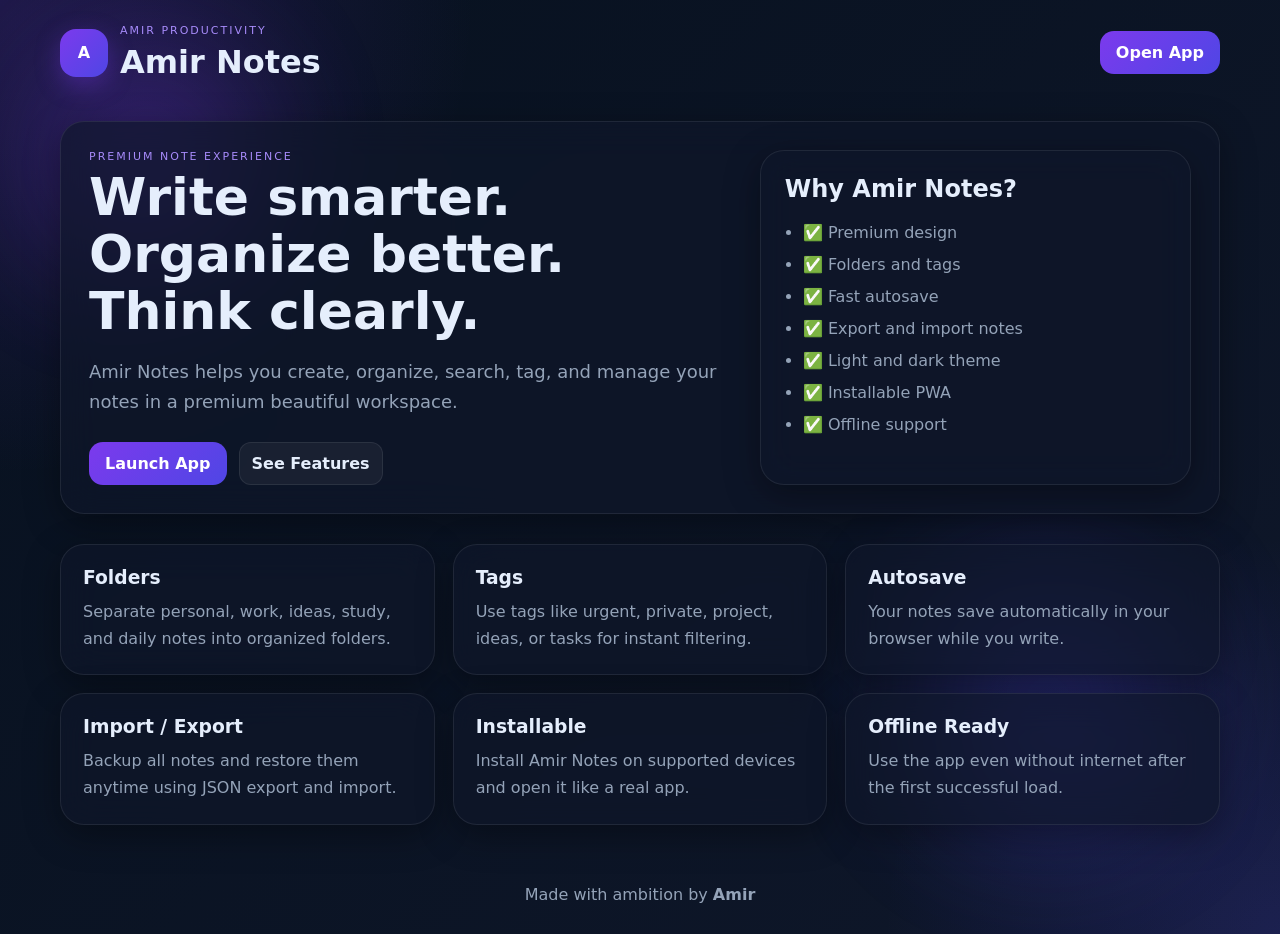
<file: index.html>
<!DOCTYPE html>
<html lang="en">
<head>
  <meta charset="UTF-8" />
  <meta name="viewport" content="width=device-width, initial-scale=1.0" />
  <title>Amir Notes | Premium Notes App</title>
  <meta name="description" content="Amir Notes is a premium stylish notes app with folders, tags, autosave and more." />
  <meta name="theme-color" content="#7c3aed" />
  <link rel="manifest" href="manifest.webmanifest" />
  <link rel="icon" href="icon.svg" type="image/svg+xml" />
  <link rel="apple-touch-icon" href="icon.svg" />
  <link rel="stylesheet" href="style.css" />
</head>
<body class="landing-body">
  <div class="landing-bg orb1"></div>
  <div class="landing-bg orb2"></div>

  <header class="landing-header">
    <div class="landing-logo">
      <div class="logo-icon">A</div>
      <div>
        <p class="eyebrow">AMIR PRODUCTIVITY</p>
        <h1>Amir Notes</h1>
      </div>
    </div>
    <a class="primary-btn" href="app.html">Open App</a>
  </header>

  <main class="landing-main">
    <section class="hero glass">
      <div class="hero-text">
        <p class="eyebrow">PREMIUM NOTE EXPERIENCE</p>
        <h2>Write smarter. Organize better. Think clearly.</h2>
        <p class="hero-desc">
          Amir Notes helps you create, organize, search, tag, and manage your notes
          in a premium beautiful workspace.
        </p>

        <div class="hero-actions">
          <a class="primary-btn" href="app.html">Launch App</a>
          <a class="tool-btn" href="#features">See Features</a>
        </div>
      </div>

      <div class="hero-card glass">
        <h3>Why Amir Notes?</h3>
        <ul>
          <li>✅ Premium design</li>
          <li>✅ Folders and tags</li>
          <li>✅ Fast autosave</li>
          <li>✅ Export and import notes</li>
          <li>✅ Light and dark theme</li>
          <li>✅ Installable PWA</li>
          <li>✅ Offline support</li>
        </ul>
      </div>
    </section>

    <section id="features" class="features-section">
      <div class="feature-card glass">
        <h3>Folders</h3>
        <p>Separate personal, work, ideas, study, and daily notes into organized folders.</p>
      </div>
      <div class="feature-card glass">
        <h3>Tags</h3>
        <p>Use tags like urgent, private, project, ideas, or tasks for instant filtering.</p>
      </div>
      <div class="feature-card glass">
        <h3>Autosave</h3>
        <p>Your notes save automatically in your browser while you write.</p>
      </div>
      <div class="feature-card glass">
        <h3>Import / Export</h3>
        <p>Backup all notes and restore them anytime using JSON export and import.</p>
      </div>
      <div class="feature-card glass">
        <h3>Installable</h3>
        <p>Install Amir Notes on supported devices and open it like a real app.</p>
      </div>
      <div class="feature-card glass">
        <h3>Offline Ready</h3>
        <p>Use the app even without internet after the first successful load.</p>
      </div>
    </section>
  </main>

  <footer class="landing-footer">
    <p>Made with ambition by <strong>Amir</strong></p>
  </footer>

  <script>
    if ("serviceWorker" in navigator) {
      window.addEventListener("load", () => {
        navigator.serviceWorker.register("./sw.js");
      });
    }
  </script>
</body>
</html>
</file>
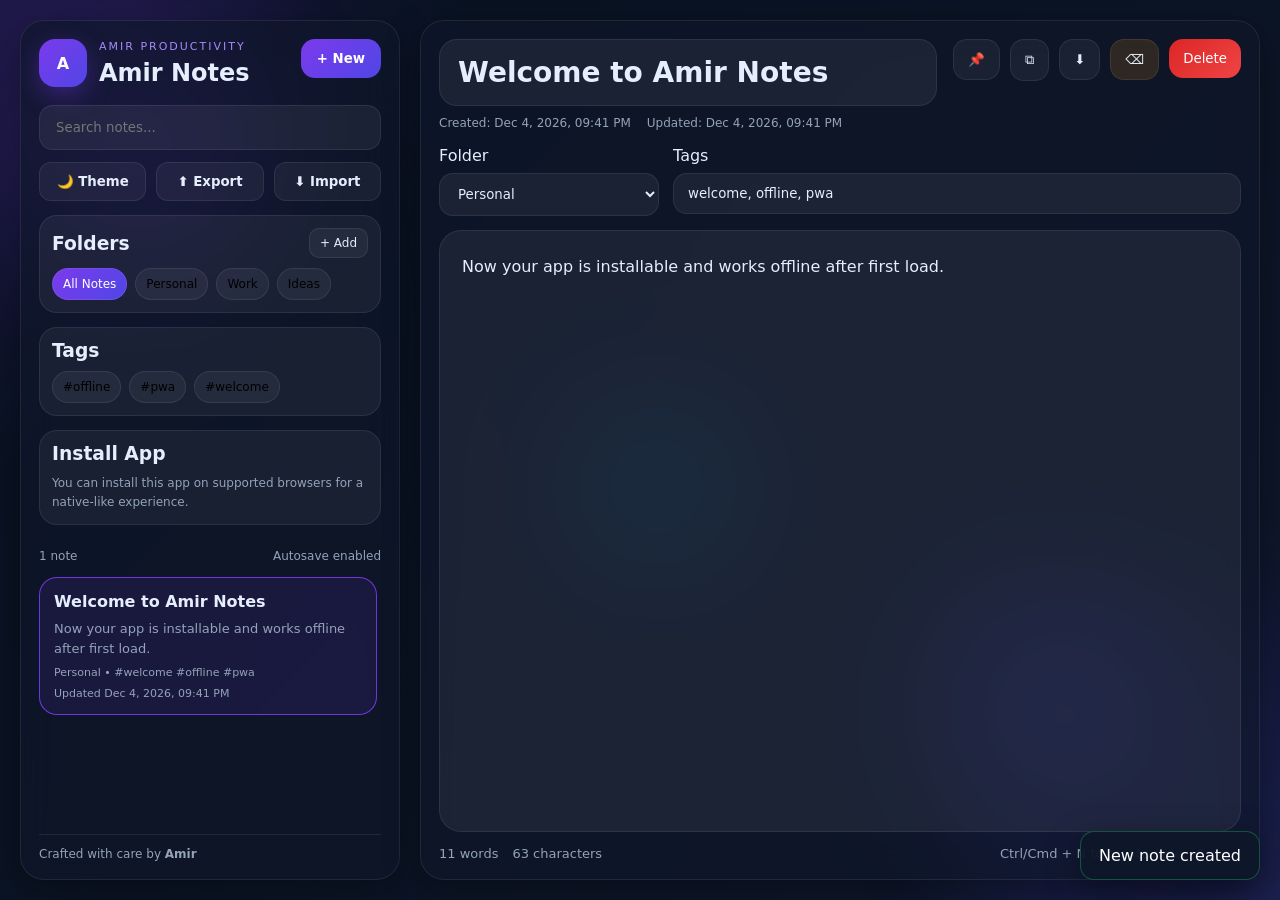
<file: app.html>
<!DOCTYPE html>
<html lang="en" data-theme="dark">
<head>
  <meta charset="UTF-8" />
  <meta name="viewport" content="width=device-width, initial-scale=1.0" />
  <title>Amir Notes App</title>
  <meta name="description" content="Premium notes workspace by Amir." />
  <meta name="theme-color" content="#7c3aed" />
  <link rel="manifest" href="manifest.webmanifest" />
  <link rel="icon" href="icon.svg" type="image/svg+xml" />
  <link rel="apple-touch-icon" href="icon.svg" />
  <link rel="stylesheet" href="style.css" />
</head>
<body>
  <div class="bg-orb orb1"></div>
  <div class="bg-orb orb2"></div>
  <div class="bg-orb orb3"></div>

  <div class="app-shell">
    <aside class="sidebar glass">
      <div class="brand-row">
        <div class="brand-block">
          <div class="logo-wrap">
            <div class="logo-icon">A</div>
            <div>
              <p class="eyebrow">AMIR PRODUCTIVITY</p>
              <h1>Amir Notes</h1>
            </div>
          </div>
        </div>
        <button id="newNoteBtn" class="primary-btn">+ New</button>
      </div>

      <div class="search-wrap">
        <input type="text" id="searchInput" placeholder="Search notes..." />
      </div>

      <div class="top-tools">
        <button id="themeToggleBtn" class="tool-btn">🌙 Theme</button>
        <button id="exportNotesBtn" class="tool-btn">⬆ Export</button>
        <button id="importNotesBtn" class="tool-btn">⬇ Import</button>
        <input type="file" id="importFileInput" accept=".json" hidden />
      </div>

      <div class="folder-section glass-lite">
        <div class="section-header">
          <h3>Folders</h3>
          <button id="addFolderBtn" class="mini-btn">+ Add</button>
        </div>
        <div id="folderList" class="folder-list"></div>
      </div>

      <div class="tag-section glass-lite">
        <div class="section-header">
          <h3>Tags</h3>
        </div>
        <div id="tagFilterList" class="tag-filter-list"></div>
      </div>

      <div class="install-box glass-lite">
        <div class="section-header">
          <h3>Install App</h3>
        </div>
        <button id="installAppBtn" class="primary-btn install-btn" style="display:none;">Install Amir Notes</button>
        <p class="install-hint">You can install this app on supported browsers for a native-like experience.</p>
      </div>

      <div class="sidebar-meta">
        <span id="noteCount">0 notes</span>
        <span>Autosave enabled</span>
      </div>

      <div id="notesList" class="notes-list"></div>

      <div class="sidebar-footer">
        <p>Crafted with care by <strong>Amir</strong></p>
      </div>
    </aside>

    <main class="editor glass">
      <div class="editor-top">
        <div class="title-wrap">
          <input type="text" id="noteTitle" placeholder="Untitled note" maxlength="120" />
          <div class="date-row">
            <span id="createdAt">Created: --</span>
            <span id="updatedAt">Updated: --</span>
          </div>
        </div>

        <div class="action-row">
          <button id="pinNoteBtn" class="icon-btn" title="Pin note">📌</button>
          <button id="duplicateNoteBtn" class="icon-btn" title="Duplicate note">⧉</button>
          <button id="downloadNoteBtn" class="icon-btn" title="Download note">⬇</button>
          <button id="clearNoteBtn" class="icon-btn warn" title="Clear note">⌫</button>
          <button id="deleteNoteBtn" class="danger-btn" title="Delete note">Delete</button>
        </div>
      </div>

      <div class="note-meta-tools">
        <div class="folder-picker-wrap">
          <label for="noteFolderSelect">Folder</label>
          <select id="noteFolderSelect"></select>
        </div>

        <div class="tags-wrap">
          <label for="noteTagsInput">Tags</label>
          <input type="text" id="noteTagsInput" placeholder="Example: work, urgent, ideas" />
        </div>
      </div>

      <div class="editor-body">
        <textarea id="noteContent" placeholder="Write your ideas, plans, and thoughts..."></textarea>
      </div>

      <div class="editor-footer">
        <div class="stats">
          <span id="wordCount">0 words</span>
          <span id="charCount">0 characters</span>
        </div>
        <div class="status-wrap">
          <span class="shortcut-hint">Ctrl/Cmd + N to create note</span>
          <span id="saveStatus">Ready</span>
        </div>
      </div>
    </main>
  </div>

  <div id="toast" class="toast">Done</div>

  <script src="script.js"></script>
</body>
</html>
</file>
<file: style.css>
:root {
  --bg-1: #07111f;
  --bg-2: #0f172a;
  --panel: rgba(15, 23, 42, 0.68);
  --border: rgba(255, 255, 255, 0.08);
  --text: #e5eefc;
  --muted: #94a3b8;
  --accent: #7c3aed;
  --accent-2: #4f46e5;
  --danger: #ef4444;
  --warn: #f59e0b;
  --shadow: 0 10px 35px rgba(0, 0, 0, 0.35);
  --card: rgba(255,255,255,0.05);
  --input: rgba(255,255,255,0.06);
}

html[data-theme="light"] {
  --bg-1: #eef4ff;
  --bg-2: #dbeafe;
  --panel: rgba(255, 255, 255, 0.7);
  --border: rgba(15, 23, 42, 0.08);
  --text: #0f172a;
  --muted: #475569;
  --accent: #7c3aed;
  --accent-2: #2563eb;
  --danger: #dc2626;
  --warn: #d97706;
  --shadow: 0 10px 30px rgba(15, 23, 42, 0.12);
  --card: rgba(255,255,255,0.72);
  --input: rgba(255,255,255,0.8);
}

* {
  margin: 0;
  padding: 0;
  box-sizing: border-box;
  font-family: Inter, ui-sans-serif, system-ui, -apple-system, Segoe UI, Roboto, Arial, sans-serif;
}

body {
  min-height: 100vh;
  color: var(--text);
  background:
    radial-gradient(circle at top left, rgba(124, 58, 237, 0.20), transparent 30%),
    radial-gradient(circle at bottom right, rgba(79, 70, 229, 0.20), transparent 25%),
    linear-gradient(135deg, var(--bg-1), var(--bg-2));
}

.bg-orb, .landing-bg {
  position: fixed;
  border-radius: 50%;
  filter: blur(70px);
  opacity: 0.32;
  z-index: 0;
}

.orb1 {
  width: 220px;
  height: 220px;
  background: #7c3aed;
  top: 5%;
  left: 3%;
}

.orb2 {
  width: 260px;
  height: 260px;
  background: #4f46e5;
  bottom: 8%;
  right: 8%;
}

.orb3 {
  width: 160px;
  height: 160px;
  background: #0ea5e9;
  top: 45%;
  left: 45%;
}

.glass {
  background: var(--panel);
  border: 1px solid var(--border);
  backdrop-filter: blur(18px);
  box-shadow: var(--shadow);
  border-radius: 24px;
}

.glass-lite {
  background: var(--card);
  border: 1px solid var(--border);
  border-radius: 18px;
  padding: 12px;
  margin-bottom: 14px;
}

.logo-wrap, .landing-logo {
  display: flex;
  align-items: center;
  gap: 12px;
}

.logo-icon {
  width: 48px;
  height: 48px;
  border-radius: 16px;
  display: grid;
  place-items: center;
  font-weight: 800;
  color: white;
  background: linear-gradient(135deg, var(--accent), var(--accent-2));
  box-shadow: 0 8px 24px rgba(124, 58, 237, 0.35);
}

.eyebrow {
  font-size: 11px;
  letter-spacing: 2px;
  color: #a78bfa;
  margin-bottom: 6px;
}

.primary-btn,
.danger-btn,
.icon-btn,
.tool-btn,
.mini-btn {
  border: none;
  cursor: pointer;
  transition: 0.2s ease;
  text-decoration: none;
}

.primary-btn {
  background: linear-gradient(135deg, var(--accent), var(--accent-2));
  color: white;
  padding: 12px 16px;
  border-radius: 14px;
  font-weight: 700;
  display: inline-flex;
  align-items: center;
  justify-content: center;
}

.tool-btn,
.icon-btn,
.mini-btn {
  background: var(--card);
  color: var(--text);
  border: 1px solid var(--border);
}

.tool-btn {
  padding: 11px 12px;
  border-radius: 12px;
  font-weight: 600;
}

.icon-btn,
.danger-btn {
  padding: 12px 14px;
  border-radius: 14px;
}

.mini-btn {
  padding: 7px 10px;
  border-radius: 10px;
  font-size: 12px;
}

.danger-btn {
  color: white;
  background: linear-gradient(135deg, #dc2626, #ef4444);
}

.icon-btn.warn {
  background: rgba(245, 158, 11, 0.14);
}

.primary-btn:hover,
.danger-btn:hover,
.icon-btn:hover,
.tool-btn:hover,
.mini-btn:hover {
  transform: translateY(-1px);
  opacity: 0.95;
}

.app-shell {
  position: relative;
  z-index: 1;
  display: grid;
  grid-template-columns: 380px 1fr;
  gap: 20px;
  padding: 20px;
  height: 100vh;
}

.sidebar {
  padding: 18px;
  display: flex;
  flex-direction: column;
  min-height: 0;
  overflow: hidden;
}

.brand-row {
  display: flex;
  justify-content: space-between;
  gap: 12px;
  align-items: flex-start;
  margin-bottom: 18px;
}

.search-wrap {
  margin-bottom: 12px;
}

.search-wrap input,
#noteTitle,
#noteContent,
#noteTagsInput,
#noteFolderSelect {
  width: 100%;
  border: 1px solid var(--border);
  background: var(--input);
  color: var(--text);
  outline: none;
}

.search-wrap input {
  padding: 14px 16px;
  border-radius: 14px;
}

.top-tools {
  display: grid;
  grid-template-columns: 1fr 1fr 1fr;
  gap: 10px;
  margin-bottom: 14px;
}

.section-header {
  display: flex;
  justify-content: space-between;
  align-items: center;
  margin-bottom: 10px;
}

.folder-list,
.tag-filter-list {
  display: flex;
  flex-wrap: wrap;
  gap: 8px;
}

.folder-chip,
.tag-chip,
.active-filter-chip {
  padding: 8px 10px;
  border-radius: 999px;
  background: var(--card);
  border: 1px solid var(--border);
  font-size: 12px;
  cursor: pointer;
}

.folder-chip.active,
.tag-chip.active,
.active-filter-chip {
  background: linear-gradient(135deg, var(--accent), var(--accent-2));
  color: white;
}

.sidebar-meta {
  display: flex;
  justify-content: space-between;
  font-size: 12px;
  color: var(--muted);
  margin: 10px 0 14px;
}

.notes-list {
  flex: 1;
  overflow-y: auto;
  padding-right: 4px;
}

.note-card {
  background: var(--card);
  border: 1px solid transparent;
  padding: 14px;
  border-radius: 18px;
  margin-bottom: 12px;
  cursor: pointer;
  transition: all 0.2s ease;
}

.note-card:hover,
.note-card.active {
  border-color: rgba(124, 58, 237, 0.9);
  background: rgba(124, 58, 237, 0.12);
}

.note-card-top {
  display: flex;
  justify-content: space-between;
  gap: 8px;
  margin-bottom: 8px;
}

.note-card h3 {
  font-size: 16px;
  font-weight: 700;
}

.note-preview {
  font-size: 13px;
  color: var(--muted);
  line-height: 1.5;
  max-height: 40px;
  overflow: hidden;
}

.note-date,
.note-extra {
  margin-top: 8px;
  font-size: 11px;
  color: var(--muted);
}

.sidebar-footer {
  margin-top: 10px;
  padding-top: 12px;
  font-size: 12px;
  color: var(--muted);
  border-top: 1px solid var(--border);
}

.editor {
  padding: 18px;
  display: flex;
  flex-direction: column;
  min-height: 0;
}

.editor-top {
  display: flex;
  justify-content: space-between;
  gap: 16px;
  margin-bottom: 16px;
}

.title-wrap {
  flex: 1;
}

#noteTitle {
  padding: 16px 18px;
  font-size: 28px;
  font-weight: 700;
  border-radius: 18px;
}

.date-row {
  display: flex;
  gap: 16px;
  flex-wrap: wrap;
  margin-top: 10px;
  color: var(--muted);
  font-size: 12px;
}

.action-row {
  display: flex;
  gap: 10px;
  align-items: flex-start;
  flex-wrap: wrap;
}

.note-meta-tools {
  display: grid;
  grid-template-columns: 220px 1fr;
  gap: 14px;
  margin-bottom: 14px;
}

.folder-picker-wrap,
.tags-wrap {
  display: flex;
  flex-direction: column;
  gap: 8px;
}

#noteFolderSelect,
#noteTagsInput {
  padding: 12px 14px;
  border-radius: 14px;
}

.editor-body {
  flex: 1;
  min-height: 0;
}

#noteContent {
  height: 100%;
  resize: none;
  padding: 22px;
  font-size: 16px;
  line-height: 1.75;
  border-radius: 22px;
}

.editor-footer {
  margin-top: 14px;
  display: flex;
  justify-content: space-between;
  flex-wrap: wrap;
  gap: 14px;
}

.stats,
.status-wrap {
  display: flex;
  gap: 14px;
  color: var(--muted);
  font-size: 13px;
  flex-wrap: wrap;
}

#saveStatus {
  color: var(--accent);
  font-weight: 700;
}

.empty-state {
  text-align: center;
  padding: 30px 14px;
  color: var(--muted);
  border: 1px dashed var(--border);
  border-radius: 20px;
  background: var(--card);
}

.toast {
  position: fixed;
  right: 20px;
  bottom: 20px;
  background: rgba(15, 23, 42, 0.95);
  border: 1px solid rgba(34, 197, 94, 0.35);
  color: white;
  padding: 14px 18px;
  border-radius: 14px;
  box-shadow: var(--shadow);
  transform: translateY(120px);
  opacity: 0;
  transition: all 0.25s ease;
  z-index: 10;
}

.toast.show {
  transform: translateY(0);
  opacity: 1;
}

/* Landing Page */
.landing-body {
  position: relative;
  min-height: 100vh;
  overflow-x: hidden;
}

.landing-header {
  position: relative;
  z-index: 1;
  max-width: 1200px;
  margin: 0 auto;
  padding: 24px 20px 0;
  display: flex;
  justify-content: space-between;
  align-items: center;
}

.landing-main {
  position: relative;
  z-index: 1;
  max-width: 1200px;
  margin: 0 auto;
  padding: 40px 20px 60px;
}

.hero {
  padding: 28px;
  display: grid;
  grid-template-columns: 1.5fr 1fr;
  gap: 24px;
  margin-bottom: 30px;
}

.hero h2 {
  font-size: 52px;
  line-height: 1.1;
  margin-bottom: 16px;
}

.hero-desc {
  color: var(--muted);
  font-size: 18px;
  max-width: 650px;
  line-height: 1.7;
}

.hero-actions {
  display: flex;
  gap: 12px;
  margin-top: 24px;
  flex-wrap: wrap;
}

.hero-card {
  padding: 24px;
}

.hero-card h3 {
  margin-bottom: 14px;
  font-size: 24px;
}

.hero-card ul {
  padding-left: 18px;
  line-height: 2;
  color: var(--muted);
}

.features-section {
  display: grid;
  grid-template-columns: repeat(3, 1fr);
  gap: 18px;
}

.feature-card {
  padding: 22px;
}

.feature-card h3 {
  margin-bottom: 10px;
}

.feature-card p {
  color: var(--muted);
  line-height: 1.7;
}

.landing-footer {
  position: relative;
  z-index: 1;
  text-align: center;
  padding: 0 20px 30px;
  color: var(--muted);
}

::-webkit-scrollbar {
  width: 10px;
}
::-webkit-scrollbar-thumb {
  background: rgba(255,255,255,0.12);
  border-radius: 20px;
}

@media (max-width: 1100px) {
  .app-shell {
    grid-template-columns: 1fr;
    grid-template-rows: auto 1fr;
    height: auto;
    min-height: 100vh;
  }

  .hero,
  .features-section {
    grid-template-columns: 1fr;
  }
}

@media (max-width: 700px) {
  .landing-header,
  .brand-row,
  .editor-top,
  .editor-footer {
    flex-direction: column;
    align-items: stretch;
  }

  .top-tools,
  .note-meta-tools {
    grid-template-columns: 1fr;
  }

  .action-row button {
    flex: 1;
  }

  #noteTitle {
    font-size: 22px;
  }

  .hero h2 {
    font-size: 34px;
  }

  #noteContent {
    min-height: 360px;
  }
}.install-box {
  margin-bottom: 14px;
}

.install-btn {
  width: 100%;
  margin-bottom: 10px;
}

.install-hint {
  font-size: 12px;
  color: var(--muted);
  line-height: 1.6;
}
</file>
